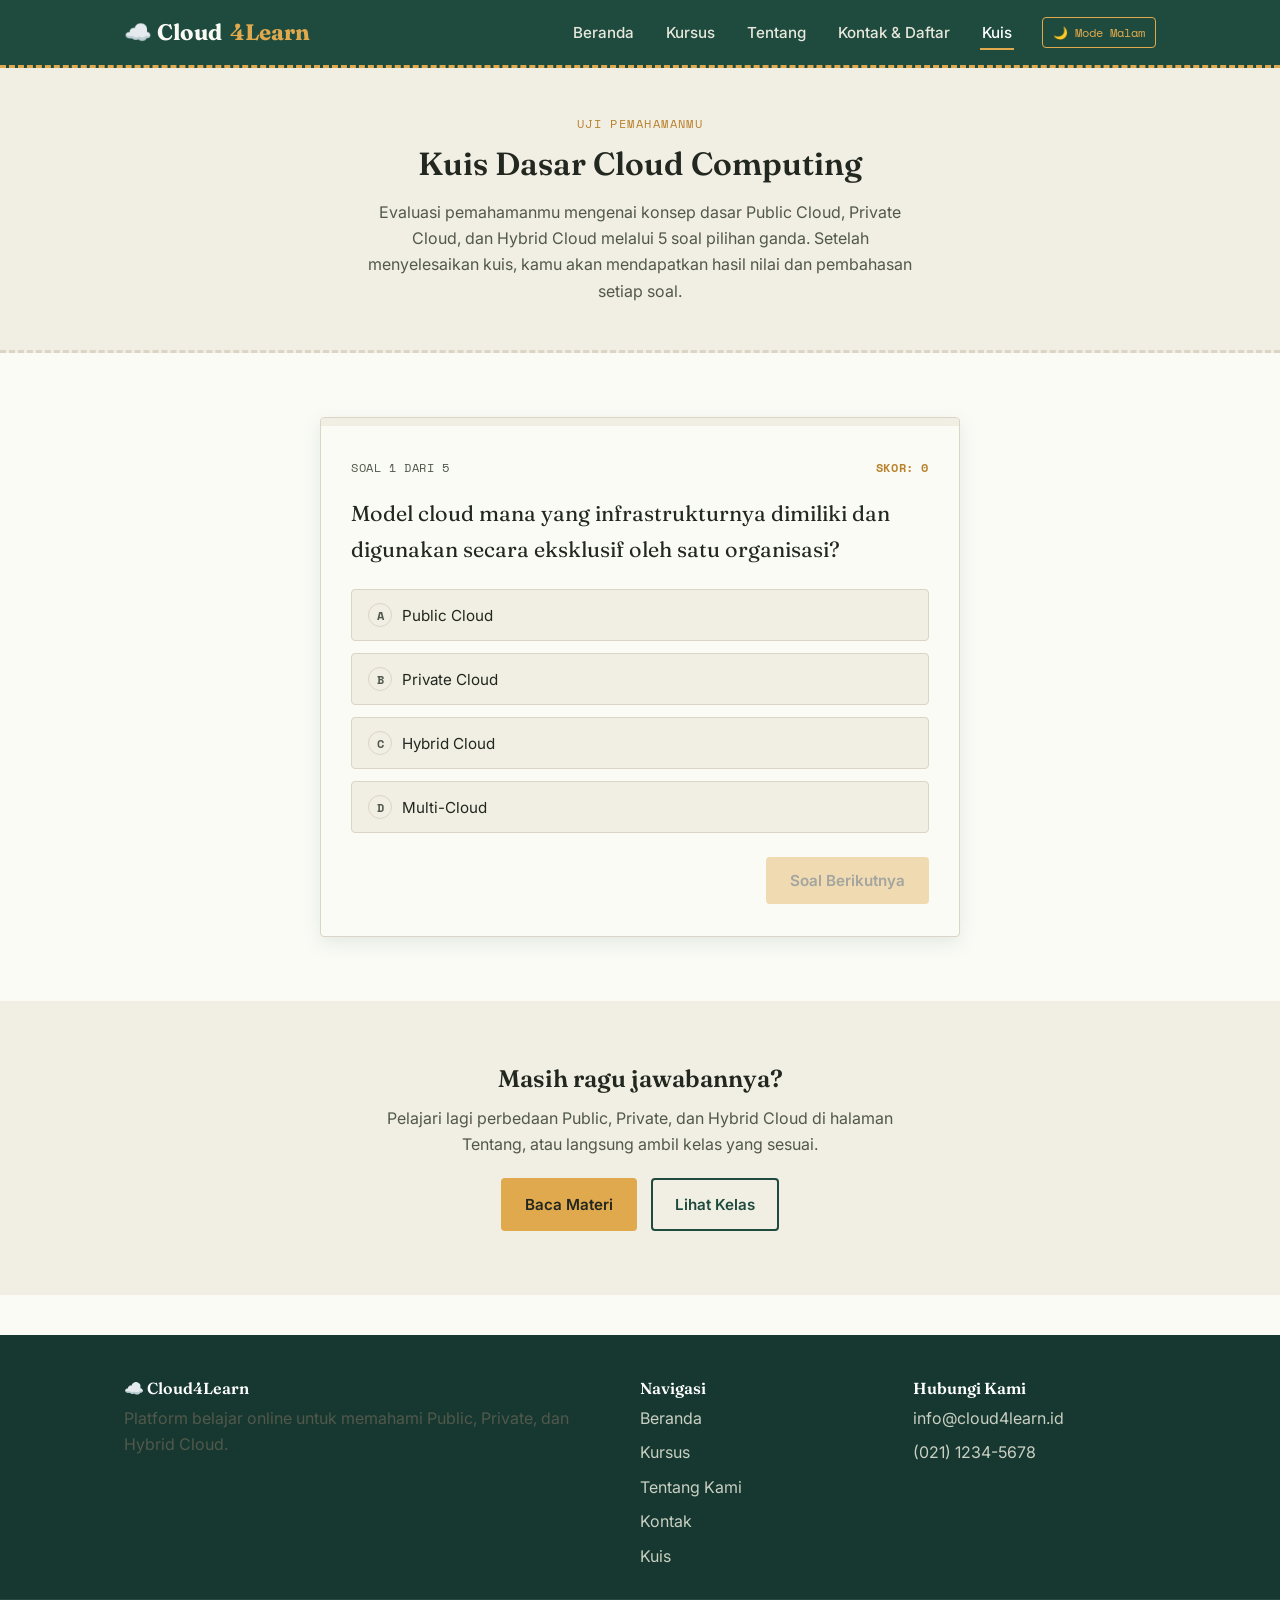
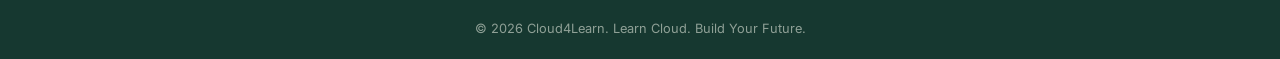
<file: quiz.html>
<!DOCTYPE html>
<html lang="id">
<head>
<meta charset="UTF-8">
<meta name="viewport" content="width=device-width, initial-scale=1.0">
<title>Kuis Cloud Computing — Cloud4Learn</title>
<link rel="stylesheet" href="style.css">
</head>
<body>

<header class="navbar">
  <div class="container">
    <a href="index.html" class="brand">☁️ Cloud<span>4Learn</span></a>
    <button class="nav-toggle" aria-label="Buka menu">☰</button>
    <ul class="nav-links">
      <li><a href="index.html">Beranda</a></li>
      <li><a href="courses.html">Kursus</a></li>
      <li><a href="about.html">Tentang</a></li>
      <li><a href="contact.html">Kontak & Daftar</a></li>
      <li><a href="quiz.html" class="active">Kuis</a></li>
      <li><button id="modeToggle">🌙 Mode Malam</button></li>
    </ul>
  </div>
</header>

<div class="page-head">
  <div class="container">
    <p class="eyebrow">Uji Pemahamanmu</p>
    <h1>Kuis Dasar Cloud Computing</h1>
    <p style="max-width:56ch;margin:10px auto 0">Evaluasi pemahamanmu mengenai konsep dasar Public Cloud, Private Cloud, dan Hybrid Cloud melalui 5 soal pilihan ganda. Setelah menyelesaikan kuis, kamu akan mendapatkan hasil nilai dan pembahasan setiap soal.</p>
  </div>
</div>

<section>
  <div class="container">
    <div class="quiz-wrap">
      <div class="quiz-progress-track">
        <div class="quiz-progress-bar" id="quizProgressBar"></div>
      </div>
      <div class="quiz-body" id="quizBody">
        <!-- Konten soal/hasil dirender otomatis oleh JavaScript -->
      </div>
    </div>
  </div>
</section>

<section style="background:var(--paper-dim)">
  <div class="container" style="text-align:center">
    <h2>Masih ragu jawabannya?</h2>
    <p style="max-width:52ch;margin:0 auto 20px">Pelajari lagi perbedaan Public, Private, dan Hybrid Cloud di halaman Tentang, atau langsung ambil kelas yang sesuai.</p>
    <a href="about.html" class="btn btn-primary">Baca Materi</a>
    <a href="courses.html" class="btn btn-outline" style="color:var(--chalk-green); border-color:var(--chalk-green)">Lihat Kelas</a>
  </div>
</section>

<footer>
  <div class="container">
    <div>
      <h4>☁️ Cloud4Learn</h4>
      <p>Platform belajar online untuk memahami Public, Private, dan Hybrid Cloud.</p>
    </div>
    <div>
      <h4>Navigasi</h4>
      <ul>
        <li><a href="index.html">Beranda</a></li>
        <li><a href="courses.html">Kursus</a></li>
        <li><a href="about.html">Tentang Kami</a></li>
        <li><a href="contact.html">Kontak</a></li>
        <li><a href="quiz.html">Kuis</a></li>
      </ul>
    </div>
    <div>
      <h4>Hubungi Kami</h4>
      <ul>
        <li><a href="mailto:info@cloud4learn.id">info@cloud4learn.id</a></li>
        <li><a href="tel:+622112345678">(021) 1234-5678</a></li>
      </ul>
    </div>
  </div>
  <div class="footer-bottom">© <span class="current-year"></span> Cloud4Learn. Learn Cloud. Build Your Future.</div>
</footer>

<a href="#" class="back-to-top" id="backToTop">↑</a>
<script src="script.js"></script>
</body>
</html>
</file>
<file: style.css>
/* =========================================================
   Cloud4Learn — Custom CSS
   Konsep: "Ruang Kelas & Papan Tulis" — hijau chalkboard,
   kartu katalog ala perpustakaan, aksen pena merah guru.
   ========================================================= */

@import url('https://fonts.googleapis.com/css2?family=Fraunces:opsz,wght@9..144,500;9..144,600;9..144,700&family=Inter:wght@400;500;600;700&family=Space+Mono:wght@400;700&display=swap');

:root{
  --chalk-green: #1F4B3F;
  --chalk-green-dark: #163830;
  --paper: #FBFBF6;
  --paper-dim: #F1EFE4;
  --ink: #22271F;
  --ink-soft: #52584C;
  --gold: #E0A94D;
  --gold-dark: #B9832E;
  --red-pen: #C1533B;
  --line: #DAD5C4;
  --radius: 4px;
  --shadow: 0 6px 18px rgba(31,75,63,0.10);
  --font-display: 'Fraunces', Georgia, serif;
  --font-body: 'Inter', system-ui, sans-serif;
  --font-mono: 'Space Mono', monospace;
}

/* ---------- Dark mode (mode "kelas malam") ---------- */
body.dark{
  --paper: #14201B;
  --paper-dim: #182922;
  --ink: #EDEAE0;
  --ink-soft: #B9C2BA;
  --line: #2C4139;
  --shadow: 0 6px 18px rgba(0,0,0,0.35);
}

*{ box-sizing: border-box; }
html{ scroll-behavior: smooth; }
body{
  margin:0;
  font-family: var(--font-body);
  background: var(--paper);
  color: var(--ink);
  line-height: 1.65;
  transition: background .3s ease, color .3s ease;
}
img{ max-width:100%; display:block; }
a{ color: var(--chalk-green); text-decoration: none; }
body.dark a{ color: var(--gold); }
h1,h2,h3,h4{
  font-family: var(--font-display);
  font-weight: 600;
  line-height: 1.15;
  margin: 0 0 .5em;
  color: var(--ink);
}
p{ margin: 0 0 1em; color: var(--ink-soft); }
.container{ max-width: 1080px; margin: 0 auto; padding: 0 24px; }
.eyebrow{
  font-family: var(--font-mono);
  font-size: .75rem;
  letter-spacing: .12em;
  text-transform: uppercase;
  color: var(--gold-dark);
}
body.dark .eyebrow{ color: var(--gold); }

/* ---------- Text formatting demo ---------- */
mark{ background: var(--gold); color:#22271F; padding: 0 .2em; }
.pen-note{ color: var(--red-pen); font-style: italic; }
u{ text-decoration-color: var(--red-pen); }

/* ---------- Navbar (label kartu jadwal) ---------- */
.navbar{
  position: sticky; top:0; z-index: 50;
  background: var(--chalk-green);
  border-bottom: 3px dashed var(--gold);
}
.navbar .container{
  display:flex; align-items:center; justify-content:space-between;
  padding-top: 14px; padding-bottom: 14px;
}
.brand{
  font-family: var(--font-display);
  font-size: 1.4rem; font-weight: 700; color: #FBFBF6;
  display:flex; align-items:center; gap:8px;
}
.brand span{ color: var(--gold); }
.nav-links{ display:flex; align-items:center; gap: 28px; list-style:none; margin:0; padding:0; }
.nav-links a{
  color: #E7E7DC; font-weight:500; font-size:.95rem;
  padding: 6px 2px; border-bottom: 2px solid transparent;
}
.nav-links a:hover, .nav-links a.active{ border-bottom-color: var(--gold); color:#fff; }
.nav-toggle{ display:none; background:none; border:none; font-size:1.6rem; color:#fff; cursor:pointer; }
#modeToggle{
  font-family: var(--font-mono); font-size:.75rem;
  background: transparent; border:1px solid var(--gold); color:var(--gold);
  border-radius: var(--radius); padding:6px 10px; cursor:pointer;
}
#modeToggle:hover{ background: var(--gold); color: var(--chalk-green-dark); }

/* ---------- Hero (papan tulis) ---------- */
.hero{
  background:
    radial-gradient(circle at 85% 20%, rgba(224,169,77,.15), transparent 45%),
    var(--chalk-green);
  color: #F3F1E6;
  padding: 90px 0 70px;
  position: relative;
  border-bottom: 6px solid var(--gold);
}
.hero .container{ display:grid; grid-template-columns: 1.1fr .9fr; gap: 48px; align-items:center; }
.hero h1{ color:#fff; font-size: clamp(2.1rem, 4vw, 3.2rem); }
.hero h1 em{ font-style: normal; color: var(--gold); }
.hero p{ color:#D9DCCF; max-width: 46ch; }
.chalk-underline{
  display:inline-block; position:relative;
}
.chalk-underline svg{ position:absolute; left:0; bottom:-10px; width:100%; height:12px; }
.btn{
  display:inline-block; font-weight:600; font-family: var(--font-body);
  padding: 12px 22px; border-radius: var(--radius); border: 2px solid transparent;
  cursor:pointer; font-size: .95rem;
}
.btn-primary{ background: var(--gold); color:#22271F; }
.btn-primary:hover{ background: var(--gold-dark); }
.btn-outline{ background: transparent; border-color: #D9DCCF; color:#F3F1E6; margin-left:10px; }
.btn-outline:hover{ border-color:#fff; }
body.dark .btn-primary{ color:#22271F; }
body.dark .btn-outline{ color:#F3F1E6; }
.btn-outline-accent{ color: var(--chalk-green); border-color: var(--chalk-green); }
body.dark .btn-outline-accent{ color: var(--gold); border-color: var(--gold); }
.hero-card {
  background: var(--chalk-green-dark);
  border-radius: var(--radius);
  padding: 15px;
  box-shadow: var(--shadow);
  border: 1px solid var(--gold);
}

.hero-card video { 
  width:100%; 
  border-radius: 3px; 
  margin-bottom:10px; 
  background:#000; 
}

.hero-card .cap {
  font-family: var(--font-mono); 
  font-size: .75rem; 
  color: #F3F1E6; /* Teks diubah menjadi putih gading agar kontras */
  margin-top: 5px;
}
/* ---------- Sections ---------- */
section{ padding: 64px 0; }
.section-head{ max-width: 640px; margin: 0 auto 40px; text-align:center; }
.section-head h2{ font-size: clamp(1.6rem, 3vw, 2.2rem); margin-top:.3em; }

/* ---------- Kartu katalog (signature element) ---------- */
.card-grid{ display:grid; grid-template-columns: repeat(3, 1fr); gap: 24px; }
.index-card{
  background: var(--paper);
  border: 1px solid var(--line);
  border-left: 4px solid var(--chalk-green);
  border-radius: var(--radius);
  padding: 22px 20px 20px;
  box-shadow: var(--shadow);
  position: relative;
  transition: transform .2s ease;
}
body.dark .index-card{ border-left-color: var(--gold); }
.index-card:hover{ transform: translateY(-4px); }
.index-card .stamp{
  position:absolute; top:14px; right:14px;
  font-family: var(--font-mono); font-size:.65rem;
  border: 1.5px solid var(--red-pen); color: var(--red-pen);
  padding: 2px 6px; border-radius: 20px; transform: rotate(6deg);
}
.index-card h3{ font-size:1.15rem; margin-bottom:.3em; }
.index-card .meta{ font-family: var(--font-mono); font-size:.72rem; color: var(--ink-soft); margin-bottom:.6em; }
.index-card img{ border-radius: 3px; margin-bottom: 12px; aspect-ratio: 16/10; object-fit: cover; }

/* ---------- List styling ---------- */
.styled-list{ margin:0; padding-left: 0; list-style:none; }
.styled-list li{
  padding: 10px 0 10px 30px; position:relative; border-bottom:1px dashed var(--line);
  color: var(--ink-soft);
}
.styled-list li::before{
  content:'✓'; position:absolute; left:0; color: var(--chalk-green); font-weight:700;
}
body.dark .styled-list li::before{ color: var(--gold); }
.ordered-list{ padding-left: 22px; }
.ordered-list li{ margin-bottom: 10px; color: var(--ink-soft); }
.ordered-list li::marker{ font-family: var(--font-mono); color: var(--gold-dark); font-weight:700; }

/* ---------- Table (jadwal) ---------- */
.table-wrap{ overflow-x:auto; border-radius: var(--radius); box-shadow: var(--shadow); }
table{ width:100%; border-collapse: collapse; background: var(--paper); font-size:.92rem; }
thead th{
  background: var(--chalk-green); color:#fff; text-align:left;
  font-family: var(--font-mono); font-weight:400; font-size:.78rem;
  letter-spacing:.04em; padding: 12px 16px;
}
tbody td{ padding: 12px 16px; border-bottom: 1px solid var(--line); color: var(--ink-soft); }
tbody tr:nth-child(even){ background: var(--paper-dim); }
tbody tr:hover{ background: rgba(224,169,77,.12); }
.badge{
  font-family: var(--font-mono); font-size:.7rem; padding:2px 8px; border-radius: 20px;
  background: var(--gold); color:#22271F;
}
.badge.full{ background: var(--red-pen); color:#fff; }

/* ---------- FAQ Accordion ---------- */
.accordion-item{ border-bottom: 1px solid var(--line); }
.accordion-trigger{
  width:100%; text-align:left; background:none; border:none; cursor:pointer;
  padding: 18px 4px; font-family: var(--font-body); font-weight:600; font-size:1rem;
  color: var(--ink); display:flex; justify-content:space-between; align-items:center;
}
.accordion-trigger .icon{ font-family: var(--font-mono); color: var(--gold-dark); transition: transform .25s ease; }
.accordion-trigger[aria-expanded="true"] .icon{ transform: rotate(45deg); }
.accordion-panel{
  max-height:0; overflow:hidden; transition: max-height .3s ease;
  color: var(--ink-soft); font-size:.95rem;
}
.accordion-panel p{ padding: 0 4px 16px; }

/* ---------- Form ---------- */
.form-wrap{
  background: var(--paper); border:1px solid var(--line); border-radius: var(--radius);
  padding: 34px; box-shadow: var(--shadow); max-width: 640px; margin: 0 auto;
}
.form-row{ margin-bottom: 18px; }
.form-row label{
  display:block; font-family: var(--font-mono); font-size:.78rem;
  margin-bottom:6px; color: var(--ink-soft); text-transform: uppercase; letter-spacing:.04em;
}
.form-row input, .form-row select, .form-row textarea{
  width:100%; padding: 11px 12px; border:1px solid var(--line); border-radius: var(--radius);
  font-family: var(--font-body); font-size: .95rem; background: var(--paper-dim); color: var(--ink);
}
.form-row input:focus, .form-row select:focus, .form-row textarea:focus{
  outline: none; border-color: var(--chalk-green);
}
.form-row.error input, .form-row.error select, .form-row.error textarea{ border-color: var(--red-pen); }
.error-msg{ color: var(--red-pen); font-size:.78rem; margin-top:5px; min-height: 1em; }
.checks{ display:flex; gap:18px; flex-wrap:wrap; }
.checks label{ font-family: var(--font-body); text-transform:none; font-size:.9rem; display:flex; align-items:center; gap:6px; color: var(--ink-soft); }
#formSuccess{
  display:none; background: rgba(31,75,63,.12); border:1px solid var(--chalk-green);
  padding: 14px 16px; border-radius: var(--radius); margin-bottom: 18px; font-size:.92rem;
}
body.dark #formSuccess{ background: rgba(224,169,77,.12); border-color: var(--gold); }

/* ---------- Audio player block ---------- */
.audio-block{
  display:flex; gap:16px; align-items:center; background: var(--paper-dim);
  border: 1px dashed var(--line); border-radius: var(--radius); padding: 16px 18px;
}
.audio-block audio{ flex:1; }

/* ---------- Stats strip ---------- */
.stats{ display:grid; grid-template-columns: repeat(4,1fr); gap:20px; text-align:center; background: var(--chalk-green); border-radius: var(--radius); padding: 34px 20px; }
.stats .num{ font-family: var(--font-display); font-size: 2.1rem; color: var(--gold); font-weight:700; }
.stats .lbl{ font-family: var(--font-mono); font-size:.72rem; color:#E7E7DC; letter-spacing:.05em; }

/* ---------- Testimonial ---------- */
.testi-wrap{ position:relative; max-width: 680px; margin: 0 auto; text-align:center; }
.testi-slide{ display:none; }
.testi-slide.active{ display:block; }
.testi-slide p{ font-family: var(--font-display); font-size:1.3rem; color: var(--ink); }
.testi-dots{ display:flex; justify-content:center; gap:8px; margin-top:18px; }
.testi-dots button{ width:10px; height:10px; border-radius:50%; border:none; background: var(--line); cursor:pointer; }
.testi-dots button.active{ background: var(--gold-dark); }

/* ---------- Footer ---------- */
footer{ background: var(--chalk-green-dark); color:#C9CFC2; padding: 44px 0 20px; margin-top: 40px; }
footer .container{ display:grid; grid-template-columns: 2fr 1fr 1fr; gap: 30px; }
footer h4{ color:#fff; font-size:1rem; }
footer a{ color:#C9CFC2; }
footer a:hover{ color: var(--gold); }
footer ul{ list-style:none; padding:0; margin:0; display:flex; flex-direction:column; gap:8px; }
.footer-bottom{ text-align:center; font-size:.8rem; color:#8FA096; margin-top: 30px; border-top:1px solid rgba(255,255,255,.08); padding-top: 18px; }

/* ---------- Page header (halaman non-hero) ---------- */
.page-head{ background: var(--paper-dim); border-bottom: 3px dashed var(--line); padding: 46px 0; text-align:center; }

/* ---------- Utility ---------- */
.two-col{ display:grid; grid-template-columns: 1fr 1fr; gap: 40px; align-items:center; }
.back-to-top{
  position:fixed; bottom:22px; right:22px; background: var(--gold); color:#22271F;
  width:42px; height:42px; border-radius:50%; display:flex; align-items:center; justify-content:center;
  box-shadow: var(--shadow); opacity:0; pointer-events:none; transition: opacity .2s ease; text-decoration:none; font-weight:700;
}
.back-to-top.show{ opacity:1; pointer-events:auto; }

/* ---------- Panel Kuis ---------- */
.quiz-wrap{
  max-width: 640px; margin: 0 auto; background: var(--paper);
  border: 1px solid var(--line); border-radius: var(--radius);
  box-shadow: var(--shadow); overflow: hidden;
}
.quiz-progress-track{ height: 8px; background: var(--paper-dim); }
.quiz-progress-bar{ height: 100%; background: var(--gold); width: 20%; transition: width .35s ease; }
.quiz-body{ padding: 32px 30px; }
.quiz-meta{
  display:flex; justify-content:space-between; align-items:center;
  font-family: var(--font-mono); font-size:.75rem; color: var(--ink-soft);
  margin-bottom: 18px; text-transform: uppercase; letter-spacing:.05em;
}
.quiz-meta .score-live{ color: var(--gold-dark); font-weight:700; }
.quiz-question{ font-family: var(--font-display); font-size: 1.35rem; margin-bottom: 22px; color: var(--ink); }
.quiz-options{ display:flex; flex-direction:column; gap: 12px; margin-bottom: 24px; }
.quiz-option{
  text-align:left; padding: 13px 16px; border: 1.5px solid var(--line); border-radius: var(--radius);
  background: var(--paper-dim); font-family: var(--font-body); font-size:.95rem; color: var(--ink);
  cursor:pointer; transition: all .15s ease; display:flex; align-items:center; gap:10px;
}
.quiz-option .opt-letter{
  font-family: var(--font-mono); font-weight:700; font-size:.78rem; color: var(--ink-soft);
  border: 1.5px solid var(--line); width:24px; height:24px; border-radius:50%;
  display:flex; align-items:center; justify-content:center; flex-shrink:0;
}
.quiz-option:hover:not(:disabled){ border-color: var(--chalk-green); }
.quiz-option:disabled{ cursor: default; }
.quiz-option.selected{ border-color: var(--chalk-green); background: rgba(31,75,63,.08); }
.quiz-option.correct{ border-color: #2E7D32; background: rgba(46,125,50,.14); }
.quiz-option.correct .opt-letter{ background:#2E7D32; color:#fff; border-color:#2E7D32; }
.quiz-option.wrong{ border-color: var(--red-pen); background: rgba(193,83,59,.12); }
.quiz-option.wrong .opt-letter{ background: var(--red-pen); color:#fff; border-color: var(--red-pen); }
.quiz-feedback{
  font-size:.85rem; padding: 10px 12px; border-radius: var(--radius); margin-bottom: 20px;
  display:none; font-family: var(--font-body);
}
.quiz-feedback.show{ display:block; }
.quiz-feedback.ok{ background: rgba(46,125,50,.12); color:#2E7D32; }
.quiz-feedback.bad{ background: rgba(193,83,59,.12); color: var(--red-pen); }
.quiz-nav{ display:flex; justify-content:flex-end; }
.quiz-nav .btn:disabled{ opacity:.4; cursor:not-allowed; }

.quiz-result{ text-align:center; padding: 20px 10px; }
.score-circle{
  width: 130px; height:130px; border-radius:50%; border: 8px solid var(--gold);
  display:flex; flex-direction:column; align-items:center; justify-content:center;
  margin: 0 auto 20px; background: var(--paper-dim);
}
.score-circle .val{ font-family: var(--font-display); font-size:2rem; font-weight:700; color: var(--ink); }
.score-circle .of{ font-family: var(--font-mono); font-size:.7rem; color: var(--ink-soft); }
.quiz-result h3{ margin-bottom:8px; }
.quiz-result p{ max-width: 46ch; margin: 0 auto 24px; }
.quiz-review{ text-align:left; margin-top: 26px; border-top:1px dashed var(--line); padding-top: 20px; }
.quiz-review-item{ padding: 12px 0; border-bottom:1px dashed var(--line); font-size:.9rem; }
.quiz-review-item .q{ font-weight:600; color: var(--ink); margin-bottom:4px; }
.quiz-review-item .a{ font-family: var(--font-mono); font-size:.78rem; }
.quiz-review-item .a.ok{ color:#2E7D32; }
.quiz-review-item .a.bad{ color: var(--red-pen); }

/* ---------- Tabel perbandingan (about.html) ---------- */
.compare-highlight td:first-child{ font-weight:600; color: var(--ink); font-family: var(--font-mono); font-size:.82rem; }

/* ---------- Responsive ---------- */
@media (max-width: 860px){
  .hero .container{ grid-template-columns: 1fr; }
  .card-grid{ grid-template-columns: 1fr 1fr; }
  .two-col{ grid-template-columns: 1fr; }
  footer .container{ grid-template-columns: 1fr; }
  .stats{ grid-template-columns: 1fr 1fr; }
}
@media (max-width: 640px){
  .card-grid{ grid-template-columns: 1fr; }
  .nav-links{
    position:absolute; top:100%; left:0; right:0; background: var(--chalk-green);
    flex-direction:column; padding: 14px 24px; display:none; gap:14px;
    border-bottom: 3px dashed var(--gold);
  }
  .nav-links.open{ display:flex; }
  .nav-toggle{ display:block; }
}
</file>
